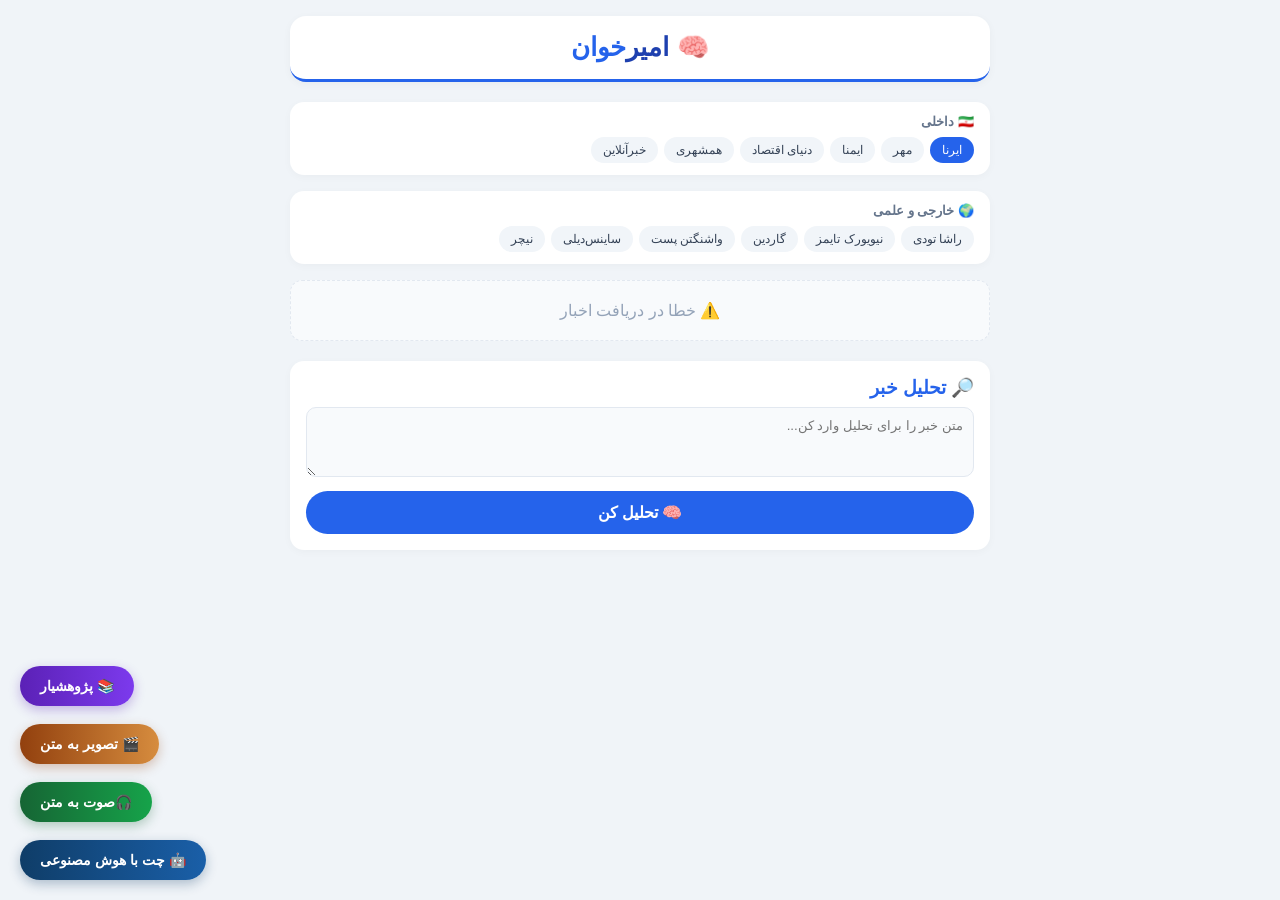
<file: index.html>
<!DOCTYPE html>
<html>
<head>
    <meta charset="UTF-8">
    <meta name="viewport" content="width=device-width, initial-scale=1.0">
    <title>امیرخوان - نسخه کامل</title>
    <style>
        * { margin:0; padding:0; box-sizing:border-box; }
        body {
            font-family: Tahoma, sans-serif;
            background: #f0f4f8;
            padding: 16px;
            direction: rtl;
            color: #1e293b;
        }
        .container { max-width: 700px; margin: 0 auto; }
        .header {
            background: #ffffff;
            padding: 16px 20px;
            border-radius: 16px;
            margin-bottom: 20px;
            text-align: center;
            box-shadow: 0 2px 8px rgba(0,0,0,0.04);
            border-bottom: 3px solid #2563eb;
        }
        .header h1 { font-size: 26px; color: #2563eb; }
        .header h1 span { color: #1e40af; }
        .category {
            background: #ffffff;
            border-radius: 14px;
            padding: 12px 16px;
            margin-bottom: 16px;
            box-shadow: 0 2px 8px rgba(0,0,0,0.03);
        }
        .category-title {
            font-size: 13px;
            color: #64748b;
            margin-bottom: 8px;
            font-weight: 600;
        }
        .tabs {
            display: flex;
            flex-wrap: wrap;
            gap: 6px;
        }
        .tabs button {
            padding: 6px 12px;
            border: none;
            border-radius: 30px;
            background: #f1f5f9;
            color: #334155;
            font-size: 12px;
            cursor: pointer;
            transition: 0.2s;
        }
        .tabs button:hover { background: #e2e8f0; }
        .tabs button.active {
            background: #2563eb;
            color: #fff;
        }
        .news-list {
            display: flex;
            flex-direction: column;
            gap: 10px;
        }
        .news-card {
            background: #ffffff;
            border-radius: 14px;
            padding: 14px 16px;
            box-shadow: 0 2px 8px rgba(0,0,0,0.04);
            border-right: 4px solid #2563eb;
            transition: 0.2s;
            cursor: pointer;
        }
        .news-card:hover {
            box-shadow: 0 4px 16px rgba(37,99,235,0.08);
        }
        .news-card .title {
            font-size: 15px;
            font-weight: 600;
            color: #0f172a;
            margin-bottom: 4px;
        }
        .news-card .meta {
            display: flex;
            flex-wrap: wrap;
            gap: 10px;
            font-size: 12px;
            color: #64748b;
            margin: 6px 0 4px;
        }
        .news-card .snippet {
            font-size: 13px;
            color: #475569;
            line-height: 1.6;
            margin-top: 2px;
        }
        .news-card .summary-box {
            display: none;
            margin-top: 12px;
            padding: 12px;
            background: #f8fafc;
            border-radius: 10px;
            border-right: 3px solid #2563eb;
            font-size: 13px;
            line-height: 1.8;
            color: #1e293b;
        }
        .news-card .summary-box.show {
            display: block;
            animation: fadeIn 0.3s ease;
        }
        @keyframes fadeIn {
            0% { opacity: 0; transform: translateY(6px); }
            100% { opacity: 1; transform: translateY(0); }
        }
        .news-card .summary-box .summary-title {
            font-weight: 600;
            color: #2563eb;
            margin-bottom: 4px;
        }
        .news-card .summary-box .read-more {
            display: inline-block;
            margin-top: 8px;
            color: #2563eb;
            text-decoration: none;
            font-weight: 500;
            font-size: 13px;
        }
        .news-card .summary-box .read-more:hover {
            text-decoration: underline;
        }
        .news-card .summary-box .translate-link {
            display: inline-block;
            margin-top: 6px;
            color: #16a34a;
            text-decoration: none;
            font-weight: 500;
            font-size: 13px;
            background: #f0fdf4;
            padding: 4px 12px;
            border-radius: 30px;
            border: 1px solid #bbf7d0;
        }
        .news-card .summary-box .translate-link:hover {
            background: #dcfce7;
        }
        .share-buttons {
            display: flex;
            flex-wrap: wrap;
            gap: 6px;
            margin-top: 8px;
            padding-top: 8px;
            border-top: 1px solid #e2e8f0;
        }
        .share-buttons .share-label {
            font-size: 11px;
            color: #94a3b8;
            margin-left: 8px;
            align-self: center;
        }
        .share-buttons a {
            display: inline-block;
            padding: 4px 10px;
            border-radius: 30px;
            text-decoration: none;
            font-size: 11px;
            font-weight: 500;
            color: #fff;
            transition: 0.2s;
        }
        .share-buttons a:hover {
            transform: scale(1.02);
        }
        .share-telegram { background: #0088cc; }
        .share-whatsapp { background: #25d366; }
        .share-twitter { background: #1da1f2; }
        .share-ita { background: #2e7d32; }
        .share-bale { background: #f9a825; color: #1e293b; }
        .loading {
            text-align: center;
            color: #94a3b8;
            padding: 30px 0;
        }
        .analysis-box {
            background: #ffffff;
            border-radius: 14px;
            padding: 16px;
            margin-top: 20px;
            box-shadow: 0 2px 8px rgba(0,0,0,0.03);
        }
        .analysis-box h3 { color: #2563eb; margin-bottom: 8px; }
        .analysis-box textarea {
            width: 100%;
            height: 70px;
            border: 1px solid #e2e8f0;
            border-radius: 10px;
            padding: 10px;
            background: #f8fafc;
            color: #0f172a;
            font-family: Tahoma, sans-serif;
            resize: vertical;
        }
        .analysis-box textarea:focus {
            outline: none;
            border-color: #2563eb;
            box-shadow: 0 0 0 3px rgba(37,99,235,0.1);
        }
        .analysis-box button {
            width: 100%;
            padding: 12px;
            margin-top: 10px;
            border: none;
            border-radius: 30px;
            background: #2563eb;
            color: #fff;
            font-size: 16px;
            font-weight: 600;
            cursor: pointer;
            transition: 0.2s;
        }
        .analysis-box button:hover { background: #1d4ed8; }
        #result {
            margin-top: 12px;
            padding: 12px;
            background: #f8fafc;
            border-radius: 10px;
            display: none;
            font-size: 13px;
            line-height: 1.8;
            color: #1e293b;
            border: 1px solid #e2e8f0;
        }
        #result .label { color: #2563eb; font-weight: 600; }
        .sentiment-positive { color: #16a34a; }
        .sentiment-negative { color: #dc2626; }
        .sentiment-neutral { color: #eab308; }
        .no-news {
            text-align: center;
            color: #94a3b8;
            padding: 20px;
            background: #f8fafc;
            border-radius: 12px;
            border: 1px dashed #e2e8f0;
        }
    </style>
</head>
<body>

<div class="container">
    <div class="header">
        <h1>🧠 <span>امیر</span>خوان</h1>
    </div>

    <div class="category">
        <div class="category-title">🇮🇷 داخلی</div>
        <div class="tabs" id="internalTabs">
            <button class="active" data-url="https://www.irna.ir/rss" data-lang="fa">ایرنا</button>
            <button data-url="https://www.mehrnews.com/rss" data-lang="fa">مهر</button>
            <button data-url="https://www.imna.ir/rss" data-lang="fa">ایمنا</button>
            <button data-url="https://www.donya-e-eqtesad.com/rss" data-lang="fa">دنیای اقتصاد</button>
            <button data-url="https://www.hamshahrionline.ir/rss" data-lang="fa">همشهری</button>
            <button data-url="https://www.khabaronline.ir/rss" data-lang="fa">خبرآنلاین</button>
        </div>
    </div>

    <div class="category">
        <div class="category-title">🌍 خارجی و علمی</div>
        <div class="tabs" id="externalScienceTabs">
            <button data-url="https://www.rt.com/rss" data-lang="en">راشا تودی</button>
            <button data-url="https://rss.nytimes.com/services/xml/rss/nyt/HomePage.xml" data-lang="en">نیویورک تایمز</button>
            <button data-url="https://www.theguardian.com/world/rss" data-lang="en">گاردین</button>
            <button data-url="https://feeds.washingtonpost.com/rss/world" data-lang="en">واشنگتن پست</button>
            <button data-url="https://www.sciencedaily.com/rss/all.xml" data-lang="en">ساینس‌دیلی</button>
            <button data-url="https://www.nature.com/nature.rss" data-lang="en">نیچر</button>
        </div>
    </div>

    <div class="news-list" id="newsList">
        <div class="loading">⏳ انتخاب کنید...</div>
    </div>

    <div class="analysis-box">
        <h3>🔎 تحلیل خبر</h3>
        <textarea id="newsText" placeholder="متن خبر را برای تحلیل وارد کن..."></textarea>
        <button id="analyzeBtn">🧠 تحلیل کن</button>
        <div id="result"></div>
    </div>
</div>

<script>
// ================================
//  تحلیل خبر
// ================================
function analyzeNews(text) {
    const words = text.split(/\s+/);
    const wordCount = words.length;
    const sentences = text.match(/[^.!?]+[.!?]+/g) || [text];
    const sentenceCount = sentences.length;

    let positiveWords = ['خوب','عالی','بهبود','افزایش','پیروزی','موفق','امید','رشد','افتخار','قوی'];
    let negativeWords = ['بد','وحشت','کاهش','شکست','خطر','بحران','مرگ','آسیب','تحریم','جنگ','تورم'];
    let positiveCount=0, negativeCount=0;
    words.forEach(w => {
        if(positiveWords.some(p => w.includes(p))) positiveCount++;
        if(negativeWords.some(n => w.includes(n))) negativeCount++;
    });
    let sentiment='خنثی', sentimentEmoji='😐';
    if(positiveCount > negativeCount+2){ sentiment='مثبت'; sentimentEmoji='😊'; }
    else if(negativeCount > positiveCount+2){ sentiment='منفی'; sentimentEmoji='😞'; }

    let topics=[];
    if(text.includes('دولت')||text.includes('سیاست')||text.includes('رئیس‌جمهور')) topics.push('سیاسی');
    if(text.includes('دلار')||text.includes('قیمت')||text.includes('بازار')||text.includes('اقتصاد')) topics.push('اقتصادی');
    if(text.includes('فوتبال')||text.includes('ورزش')) topics.push('ورزشی');
    if(text.includes('فناوری')||text.includes('رایانه')||text.includes('هوش مصنوعی')) topics.push('فناوری');
    if(text.includes('سلامت')||text.includes('درمان')||text.includes('بیمارستان')) topics.push('سلامت');
    if(topics.length===0) topics.push('عمومی');

    const wordFreq={};
    words.forEach(w=>{ if(w.length>3) wordFreq[w]=(wordFreq[w]||0)+1; });
    const sortedWords=Object.entries(wordFreq).sort((a,b)=>b[1]-a[1]);
    const keywords=sortedWords.slice(0,5).map(item=>item[0]);

    const summary=words.slice(0,50).join(' ')+(words.length>50?'...':'');

    let credibilityScore=5;
    if(sentenceCount>3) credibilityScore+=1;
    if(wordCount>50) credibilityScore+=1;
    if(text.includes('منبع')||text.includes('گزارش')) credibilityScore+=1;
    if(text.includes('ادعا')||text.includes('شایعه')) credibilityScore-=2;
    credibilityScore=Math.min(10,Math.max(0,credibilityScore));

    return { wordCount, sentenceCount, sentiment, sentimentEmoji, topics, keywords, summary, credibilityScore };
}

function displayAnalysis(result) {
    const div = document.getElementById('result');
    const sentimentClass = result.sentiment==='مثبت'?'sentiment-positive':result.sentiment==='منفی'?'sentiment-negative':'sentiment-neutral';
    div.innerHTML = `
        <div><span class="label">📊 کلمات:</span> ${result.wordCount}</div>
        <div><span class="label">📝 جملات:</span> ${result.sentenceCount}</div>
        <div><span class="label">😊 احساسات:</span> <span class="${sentimentClass}">${result.sentimentEmoji} ${result.sentiment}</span></div>
        <div><span class="label">🏷️ موضوعات:</span> ${result.topics.join('، ')}</div>
        <div><span class="label">🔑 کلمات کلیدی:</span> ${result.keywords.join('، ')}</div>
        <div><span class="label">📌 خلاصه:</span> ${result.summary}</div>
        <div><span class="label">✅ اعتبار:</span> ${result.credibilityScore}/10</div>
    `;
    div.style.display='block';
}

// ================================
//  دریافت اخبار
// ================================
async function fetchNews(rssUrl, fromLang) {
    const container = document.getElementById('newsList');
    container.innerHTML = '<div class="loading">⏳ در حال بارگذاری...</div>';
    try {
        const apiUrl = `https://api.rss2json.com/v1/api.json?rss_url=${encodeURIComponent(rssUrl)}`;
        const response = await fetch(apiUrl);
        const data = await response.json();

        if (!data.items || data.items.length === 0) {
            container.innerHTML = '<div class="no-news">📭 خبری برای نمایش وجود ندارد.</div>';
            return;
        }

        const isForeign = fromLang !== 'fa';
        const items = data.items.slice(0, 10);
        let html = '';

        for (const item of items) {
            const link = item.link || '#';
            const title = item.title || 'بدون عنوان';
            
            let summary = '';
            if (item.description) {
                summary = item.description.replace(/<[^>]*>/g, '').trim();
            } else if (item.content) {
                summary = item.content.replace(/<[^>]*>/g, '').trim();
            } else if (item.title) {
                summary = item.title;
            }
            if (!summary || summary.length < 5) summary = title;
            
            const shortSummary = summary.length > 120 ? summary.substring(0, 120) + '...' : summary;

            let timeAgo = '';
            if (item.pubDate) {
                try {
                    const date = new Date(item.pubDate);
                    const now = new Date();
                    const diffMs = now - date;
                    const diffMins = Math.floor(diffMs / 60000);
                    const diffHours = Math.floor(diffMins / 60);
                    const diffDays = Math.floor(diffHours / 24);
                    if (diffDays > 0) timeAgo = `${diffDays} روز پیش`;
                    else if (diffHours > 0) timeAgo = `${diffHours} ساعت پیش`;
                    else if (diffMins > 0) timeAgo = `${diffMins} دقیقه پیش`;
                    else timeAgo = 'لحظاتی پیش';
                } catch { timeAgo = ''; }
            }

            const shareText = encodeURIComponent(title);
            const shareUrl = encodeURIComponent(link);
            const telegramLink = `https://t.me/share/url?url=${shareUrl}&text=${shareText}`;
            const whatsappLink = `https://api.whatsapp.com/send?text=${shareText}%20${shareUrl}`;
            const twitterLink = `https://twitter.com/intent/tweet?text=${shareText}&url=${shareUrl}`;
            const itaLink = `https://ita.ir/#!/share?url=${shareUrl}&text=${shareText}`;
            const baleLink = `https://bale.ai/#!/share?url=${shareUrl}&text=${shareText}`;

            html += `
                <div class="news-card" data-link="${link}">
                    <div class="title">📰 ${title}</div>
                    <div class="meta">🕒 ${timeAgo || 'تاریخ نامشخص'}</div>
                    <div class="snippet">${shortSummary}</div>
                    <div class="summary-box">
                        <div class="summary-title">📌 خلاصه خبر</div>
                        <div>${summary}</div>
                        ${isForeign ? `
                            <div style="margin-top:8px;">
                                <a href="https://translate.google.com/translate?sl=en&tl=fa&u=${encodeURIComponent(link)}" target="_blank" class="translate-link">🌐 ترجمه با گوگل</a>
                            </div>
                        ` : ''}
                        <a href="${link}" target="_blank" class="read-more">🔗 مطالعه کامل خبر در منبع</a>
                        <div class="share-buttons">
                            <span class="share-label">📤 اشتراک‌گذاری:</span>
                            <a href="${telegramLink}" target="_blank" class="share-telegram">📨</a>
                            <a href="${whatsappLink}" target="_blank" class="share-whatsapp">💬</a>
                            <a href="${twitterLink}" target="_blank" class="share-twitter">🐦</a>
                            <a href="${itaLink}" target="_blank" class="share-ita">🟢</a>
                            <a href="${baleLink}" target="_blank" class="share-bale">🟡</a>
                        </div>
                    </div>
                </div>
            `;
        }

        container.innerHTML = html;

        document.querySelectorAll('.news-card').forEach(card => {
            card.addEventListener('click', function(e) {
                if (e.target.tagName === 'A') return;
                const summaryBox = this.querySelector('.summary-box');
                const isOpen = summaryBox.classList.contains('show');
                document.querySelectorAll('.news-card .summary-box').forEach(el => el.classList.remove('show'));
                if (!isOpen) {
                    summaryBox.classList.add('show');
                    setTimeout(() => {
                        this.scrollIntoView({ behavior: 'smooth', block: 'center' });
                    }, 100);
                }
            });
        });

    } catch (error) {
        container.innerHTML = '<div class="no-news">⚠️ خطا در دریافت اخبار</div>';
        console.error(error);
    }
}

// ================================
//  دکمه‌ها
// ================================
function setupTabs(selector) {
    document.querySelectorAll(selector).forEach(btn => {
        btn.addEventListener('click', function() {
            const parent = this.closest('.tabs');
            parent.querySelectorAll('button').forEach(b => b.classList.remove('active'));
            this.classList.add('active');
            const url = this.dataset.url;
            const lang = this.dataset.lang || 'fa';
            fetchNews(url, lang);
        });
    });
}
setupTabs('#internalTabs button');
setupTabs('#externalScienceTabs button');

document.getElementById('analyzeBtn').addEventListener('click', function() {
    const text = document.getElementById('newsText').value.trim();
    if (!text) { alert('⚠️ لطفاً یک متن وارد کن.'); return; }
    displayAnalysis(analyzeNews(text));
});

// بارگذاری اولیه (ایرنا)
fetchNews('https://www.irna.ir/rss', 'fa');
</script>
<a href="https://amir-khan-ai-1uf7.vercel.app/" style="position:fixed;bottom:20px;left:20px;background:linear-gradient(90deg,#0f3d68,#1a5fa8);color:white;padding:12px 20px;border-radius:30px;text-decoration:none;font-family:Tahoma,sans-serif;font-size:14px;font-weight:bold;box-shadow:0 4px 12px rgba(15,61,104,.3);z-index:9999;display:flex;align-items:center;gap:6px;">
  🤖 چت با هوش مصنوعی
</a>
<a href="https://amirkhan-newsroom.vercel.app/" style="position:fixed;bottom:78px;left:20px;background:linear-gradient(90deg,#166534,#16a34a);color:white;padding:12px 20px;border-radius:30px;text-decoration:none;font-family:Tahoma,sans-serif;font-size:14px;font-weight:bold;box-shadow:0 4px 12px rgba(22,101,52,.3);z-index:9999;display:flex;align-items:center;gap:6px;">
 🎧صوت به متن
</a>
<a href="https://amirkhan-newsroom.vercel.app/video-to-text.html" style="position:fixed;bottom:136px;left:20px;background:linear-gradient(90deg,#92400e,#d68c3e);color:white;padding:12px 20px;border-radius:30px;text-decoration:none;font-family:Tahoma,sans-serif;font-size:14px;font-weight:bold;box-shadow:0 4px 12px rgba(146,64,14,.3);z-index:9999;display:flex;align-items:center;gap:6px;">
🎬 تصویر به متن
    <a href="https://amirkhan-research.vercel.app/" style="position:fixed;bottom:194px;left:20px;background:linear-gradient(90deg,#5b21b6,#7c3aed);color:white;padding:12px 20px;border-radius:30px;text-decoration:none;font-family:Tahoma,sans-serif;font-size:14px;font-weight:bold;box-shadow:0 4px 12px rgba(91,33,182,.3);z-index:9999;display:flex;align-items:center;gap:6px;">
  📚 پژوهشیار
</a>
</a>
</body>
</html>
</file>
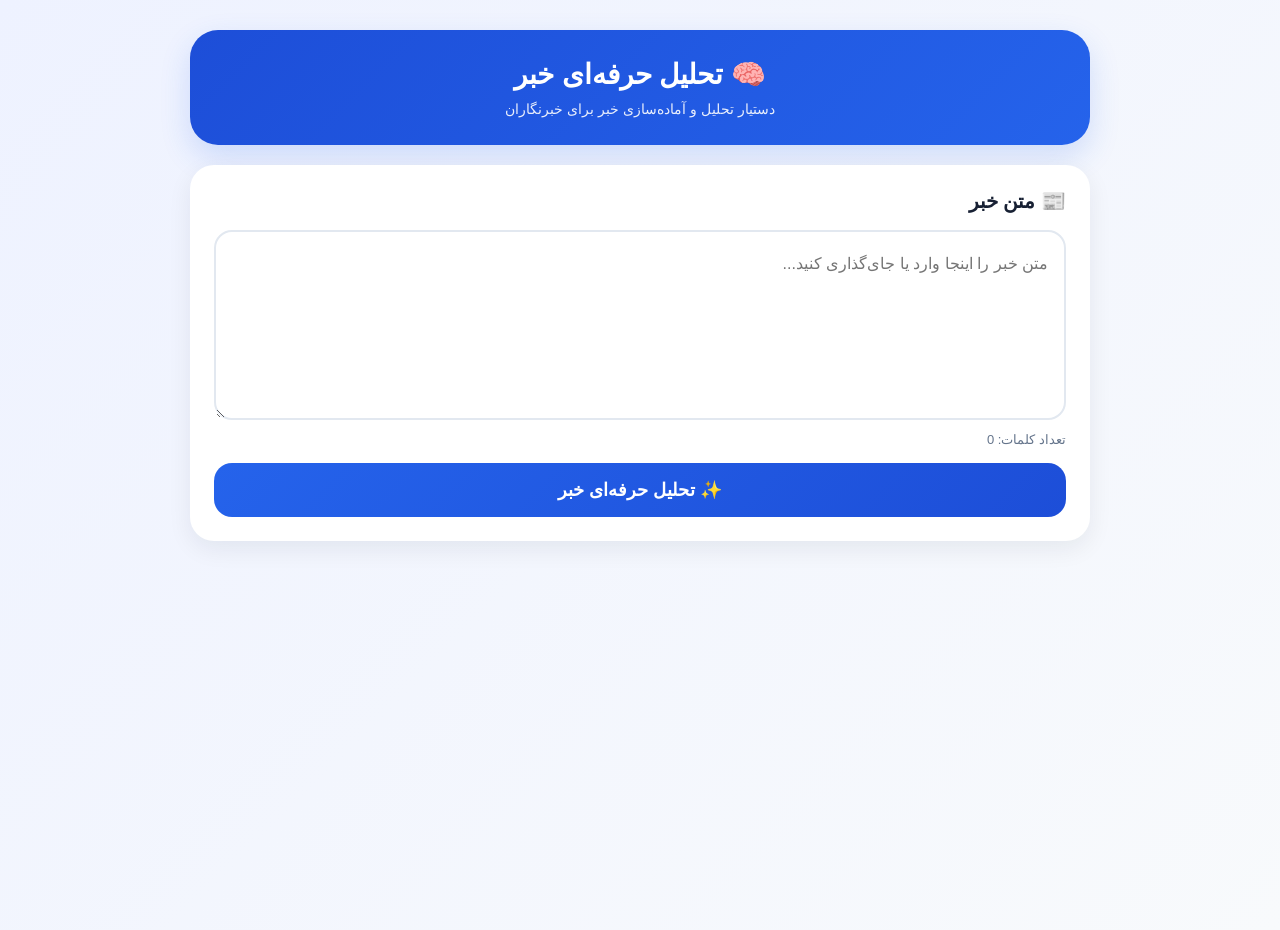
<file: analyzer.html>
<!DOCTYPE html><html lang="fa" dir="rtl">
<head>
    <meta charset="UTF-8">
    <meta name="viewport" content="width=device-width, initial-scale=1.0">
    <title>تحلیل حرفه‌ای خبر | امیرخوان</title><style>
    * {
        box-sizing: border-box;
    }

    body {
        margin: 0;
        font-family: Tahoma, Arial, sans-serif;
        background: linear-gradient(135deg, #eef2ff, #f8fafc);
        color: #172033;
        min-height: 100vh;
    }

    .container {
        width: 94%;
        max-width: 900px;
        margin: 30px auto;
    }

    .header {
        background: linear-gradient(135deg, #1d4ed8, #2563eb);
        color: white;
        padding: 28px;
        border-radius: 28px;
        text-align: center;
        box-shadow: 0 12px 30px rgba(37, 99, 235, .18);
        margin-bottom: 20px;
    }

    .header h1 {
        margin: 0 0 10px;
        font-size: 28px;
    }

    .header p {
        margin: 0;
        opacity: .9;
        font-size: 14px;
    }

    .card {
        background: white;
        border-radius: 24px;
        padding: 24px;
        margin-bottom: 18px;
        box-shadow: 0 8px 25px rgba(15, 23, 42, .07);
    }

    .card h2 {
        margin-top: 0;
        font-size: 20px;
    }

    textarea {
        width: 100%;
        min-height: 190px;
        resize: vertical;
        border: 2px solid #e2e8f0;
        border-radius: 18px;
        padding: 16px;
        font-size: 16px;
        line-height: 2;
        font-family: inherit;
        outline: none;
        transition: .2s;
    }

    textarea:focus {
        border-color: #3b82f6;
        box-shadow: 0 0 0 4px rgba(59,130,246,.1);
    }

    .counter {
        color: #64748b;
        font-size: 13px;
        margin-top: 8px;
    }

    .main-btn {
        width: 100%;
        margin-top: 16px;
        border: none;
        border-radius: 18px;
        padding: 16px;
        background: linear-gradient(135deg, #2563eb, #1d4ed8);
        color: white;
        font-size: 18px;
        font-weight: bold;
        cursor: pointer;
        transition: .2s;
    }

    .main-btn:hover {
        transform: translateY(-1px);
    }

    .main-btn:active {
        transform: translateY(1px);
    }

    #result {
        display: none;
    }

    .section {
        border: 1px solid #e2e8f0;
        border-radius: 18px;
        padding: 18px;
        margin-bottom: 14px;
        background: #f8fafc;
    }

    .section h3 {
        margin-top: 0;
        font-size: 17px;
        color: #1e40af;
    }

    .section p {
        line-height: 2;
        margin-bottom: 0;
    }

    .grid {
        display: grid;
        grid-template-columns: repeat(2, 1fr);
        gap: 12px;
    }

    .item {
        background: white;
        border-radius: 15px;
        padding: 14px;
        border: 1px solid #e2e8f0;
    }

    .item strong {
        display: block;
        margin-bottom: 6px;
        color: #334155;
    }

    .badge {
        display: inline-block;
        padding: 6px 12px;
        border-radius: 30px;
        background: #dbeafe;
        color: #1d4ed8;
        font-size: 13px;
        margin: 3px;
    }

    .important {
        border-right: 5px solid #2563eb;
    }

    .warning {
        border-right: 5px solid #f59e0b;
    }

    .actions {
        display: grid;
        grid-template-columns: repeat(2, 1fr);
        gap: 10px;
        margin-top: 18px;
    }

    .action-btn {
        border: none;
        border-radius: 15px;
        padding: 13px;
        background: #e0e7ff;
        color: #1e3a8a;
        font-family: inherit;
        font-weight: bold;
        cursor: pointer;
    }

    .action-btn:hover {
        background: #c7d2fe;
    }

    .empty {
        color: #64748b;
        line-height: 2;
    }

    @media (max-width: 600px) {
        .container {
            width: 95%;
            margin: 15px auto;
        }

        .header {
            padding: 22px 16px;
            border-radius: 22px;
        }

        .header h1 {
            font-size: 23px;
        }

        .card {
            padding: 17px;
            border-radius: 20px;
        }

        .grid,
        .actions {
            grid-template-columns: 1fr;
        }
    }
</style>

</head><body><div class="container"><div class="header">
    <h1>🧠 تحلیل حرفه‌ای خبر</h1>
    <p>دستیار تحلیل و آماده‌سازی خبر برای خبرنگاران</p>
</div>

<div class="card">
    <h2>📰 متن خبر</h2>

    <textarea id="newsText"
        placeholder="متن خبر را اینجا وارد یا جای‌گذاری کنید..."></textarea>

    <div class="counter">
        تعداد کلمات: <span id="wordCount">0</span>
    </div>

    <button class="main-btn" id="analyzeBtn">
        ✨ تحلیل حرفه‌ای خبر
    </button>
</div>

<div id="result">

    <div class="card">
        <div class="section important">
            <h3>📌 خلاصه خبر</h3>
            <p id="summary"></p>
        </div>

        <div class="section">
            <h3>🧩 ۵W1H</h3>

            <div class="grid">
                <div class="item">
                    <strong>👤 چه کسی؟</strong>
                    <span id="who"></span>
                </div>

                <div class="item">
                    <strong>📌 چه چیزی؟</strong>
                    <span id="what"></span>
                </div>

                <div class="item">
                    <strong>📍 کجا؟</strong>
                    <span id="where"></span>
                </div>

                <div class="item">
                    <strong>⏰ چه زمانی؟</strong>
                    <span id="when"></span>
                </div>

                <div class="item">
                    <strong>❓ چرا؟</strong>
                    <span id="why"></span>
                </div>

                <div class="item">
                    <strong>⚙️ چگونه؟</strong>
                    <span id="how"></span>
                </div>
            </div>
        </div>

        <div class="section">
            <h3>🏷️ موضوع خبر</h3>
            <div id="topics"></div>
        </div>

        <div class="section">
            <h3>📊 اهمیت خبر</h3>
            <p id="importance"></p>
        </div>

        <div class="section">
            <h3>👥 افراد و سازمان‌های مهم</h3>
            <p id="entities"></p>
        </div>

        <div class="section">
            <h3>🔢 آمار و اعداد</h3>
            <p id="numbers"></p>
        </div>

        <div class="section warning">
            <h3>⚠️ مواردی که خبرنگار باید بررسی کند</h3>
            <p id="claims"></p>
        </div>

        <div class="section">
            <h3>📰 تیترهای پیشنهادی</h3>
            <div id="titles"></div>
        </div>

        <div class="section important">
            <h3>✍️ لید پیشنهادی</h3>
            <p id="lead"></p>
        </div>

        <div class="section">
            <h3>🔍 کلیدواژه‌های SEO</h3>
            <div id="keywords"></div>
        </div>

        <div class="section">
            <h3>💡 زاویه‌های پیشنهادی برای خبرنگار</h3>
            <div id="angles"></div>
        </div>

        <div class="section">
            <h3>🎤 سؤالات پیشنهادی برای مصاحبه</h3>
            <div id="questions"></div>
        </div>

        <div class="actions">
            <button class="action-btn" onclick="copyAnalysis()">
                📋 کپی تحلیل
            </button>

            <button class="action-btn" onclick="window.print()">
                🖨️ چاپ / ذخیره
            </button>

            <button class="action-btn" onclick="alert('این قابلیت در مرحله بعد فعال می‌شود.')">
                ✍️ تبدیل به گزارش
            </button>

            <button class="action-btn" onclick="alert('این قابلیت در مرحله بعد فعال می‌شود.')">
                📱 شبکه‌های اجتماعی
            </button>
        </div>

    </div>
</div>

</div><script>

const newsText = document.getElementById("newsText");
const wordCount = document.getElementById("wordCount");
const result = document.getElementById("result");

newsText.addEventListener("input", function () {

    const text = newsText.value.trim();

    if (!text) {
        wordCount.textContent = "0";
        return;
    }

    const words = text.split(/\s+/);
    wordCount.textContent = words.length;
});

document.getElementById("analyzeBtn").addEventListener("click", function () {

    const text = newsText.value.trim();

    if (!text) {
        alert("⚠️ لطفاً ابتدا متن خبر را وارد کنید.");
        return;
    }

    const words = text.split(/\s+/);
    const count = words.length;

    const politicalWords = [
        "دولت", "مجلس", "رئیس جمهور", "رئیس‌جمهور",
        "وزیر", "سیاست", "انتخابات", "نماینده"
    ];

    const economicWords = [
        "دلار", "یورو", "اقتصاد", "قیمت",
        "بازار", "تورم", "ارز", "سرمایه"
    ];

    const scienceWords = [
        "علم", "دانشگاه", "پژوهش", "تحقیق",
        "فناوری", "هوش مصنوعی", "محقق", "دانشمند"
    ];

    const socialWords = [
        "جامعه", "اجتماعی", "شهروند", "مردم",
        "آموزش", "سلامت", "فرهنگ"
    ];

    let detectedTopics = [];

    if (containsAny(text, politicalWords))
        detectedTopics.push("سیاست");

    if (containsAny(text, economicWords))
        detectedTopics.push("اقتصاد");

    if (containsAny(text, scienceWords))
        detectedTopics.push("علم و فناوری");

    if (containsAny(text, socialWords))
        detectedTopics.push("جامعه");

    if (detectedTopics.length === 0)
        detectedTopics.push("عمومی");

    document.getElementById("summary").textContent =
        createSummary(text);

    document.getElementById("who").textContent =
        extractPerson(text);

    document.getElementById("what").textContent =
        createWhat(text);

    document.getElementById("where").textContent =
        extractPlace(text);

    document.getElementById("when").textContent =
        extractTime(text);

    document.getElementById("why").textContent =
        "نیازمند بررسی دقیق متن و منبع اصلی خبر است.";

    document.getElementById("how").textContent =
        "بر اساس اطلاعات موجود در متن خبر بررسی شود.";

    document.getElementById("topics").innerHTML =
        detectedTopics.map(x => `<span class="badge">${x}</span>`).join("");

    document.getElementById("importance").textContent =
        detectImportance(text, count);

    document.getElementById("entities").textContent =
        extractEntities(text);

    document.getElementById("numbers").textContent =
        extractNumbers(text);

    document.getElementById("claims").textContent =
        "نام افراد، آمار، ارقام، نقل‌قول‌ها و ادعاهای اصلی خبر باید با منبع اولیه یا منابع مستقل بررسی شوند.";

    document.getElementById("titles").innerHTML =
        createTitles(text);

    document.getElementById("lead").textContent =
        createLead(text);

    document.getElementById("keywords").innerHTML =
        createKeywords(text);

    document.getElementById("angles").innerHTML =
        createAngles(detectedTopics);

    document.getElementById("questions").innerHTML =
        createQuestions(detectedTopics);

    result.style.display = "block";

    result.scrollIntoView({
        behavior: "smooth"
    });
});

function containsAny(text, words) {
    return words.some(word => text.includes(word));
}

function createSummary(text) {

    const sentences = text
        .split(/[.!؟\n]+/)
        .map(x => x.trim())
        .filter(x => x.length > 15);

    if (sentences.length === 0)
        return text.slice(0, 300);

    return sentences.slice(0, 2).join("؛ ");
}

function createWhat(text) {

    const sentences = text
        .split(/[.!؟\n]+/)
        .map(x => x.trim())
        .filter(x => x.length > 15);

    return sentences.length
        ? sentences[0]
        : "رویداد اصلی از متن استخراج نشد.";
}

function extractPerson(text) {

    const patterns = [
        /(?:به گفته|به گزارش|اظهار کرد|گفت|اعلام کرد)\s+([^،.؟]+)/,
        /(?:آقای|خانم|دکتر|مهندس)\s+([^،.؟]+)/
    ];

    for (const pattern of patterns) {

        const match = text.match(pattern);

        if (match)
            return match[1].trim();
    }

    return "نام شخص مشخصی به‌صورت قطعی استخراج نشد.";
}

function extractPlace(text) {

    const places = [
        "تهران", "اصفهان", "شیراز", "مشهد",
        "تبریز", "قم", "کرج", "اهواز",
        "ایران", "آمریکا", "چین", "روسیه",
        "اروپا", "لندن", "پاریس", "نیویورک"
    ];

    const found = places.filter(place => text.includes(place));

    return found.length
        ? found.join("، ")
        : "مکان مشخصی شناسایی نشد.";
}

function extractTime(text) {

    const patterns = [
        /\d{4}\/\d{1,2}\/\d{1,2}/g,
        /\d{1,2}\s+(?:روز|ماه|سال)\s+(?:گذشته|آینده)/g,
        /امروز|دیروز|فردا|امسال|سال گذشته|سال آینده/g
    ];

    let results = [];

    patterns.forEach(pattern => {

        const matches = text.match(pattern);

        if (matches)
            results.push(...matches);
    });

    return results.length
        ? [...new Set(results)].join("، ")
        : "زمان دقیق از متن استخراج نشد.";
}

function extractNumbers(text) {

    const matches = text.match(
        /\d+(?:[.,]\d+)?(?:\s*(?:درصد|میلیون|میلیارد|هزار|کیلومتر|نفر|تومان|دلار|یورو))?/g
    );

    return matches && matches.length
        ? [...new Set(matches)].join("، ")
        : "عدد یا آمار مشخصی پیدا نشد.";
}

function extractEntities(text) {

    const organizations = [
        "دولت", "مجلس", "شهرداری",
        "دانشگاه", "وزارت", "سازمان",
        "بانک مرکزی", "سازمان ملل"
    ];

    const found = organizations.filter(x => text.includes(x));

    return found.length
        ? found.join("، ")
        : "سازمان مشخصی شناسایی نشد.";
}

function detectImportance(text, count) {

    const urgentWords = [
        "فوری", "بحران", "زلزله",
        "انفجار", "جنگ", "کشته",
        "فوت", "هشدار"
    ];

    if (containsAny(text, urgentWords))
        return "🔴 بسیار مهم / نیازمند بررسی فوری";

    if (count > 150)
        return "🟠 مهم؛ متن دارای اطلاعات نسبتاً گسترده است.";

    if (count > 70)
        return "🟡 مهم؛ نیازمند بررسی بیشتر.";

    return "🟢 عادی؛ برای انتشار به بررسی منبع و اطلاعات تکمیلی نیاز دارد.";
}

function createTitles(text) {

    const firstSentence = text
        .split(/[.!؟\n]+/)
        .map(x => x.trim())
        .filter(x => x.length > 15)[0] || text;

    return `
        <div class="item">📰 ${firstSentence.slice(0, 90)}</div>
        <br>
        <div class="item">🔎 جزئیات تازه درباره ${firstSentence.slice(0, 60)}</div>
        <br>
        <div class="item">📌 مهم‌ترین نکته در خبر: ${firstSentence.slice(0, 70)}</div>
    `;
}

function createLead(text) {

    const sentence = text
        .split(/[.!؟\n]+/)
        .map(x => x.trim())
        .filter(x => x.length > 20)[0];

    if (!sentence)
        return text.slice(0, 250);

    return sentence + "؛ جزئیات بیشتر این موضوع در ادامه بررسی می‌شود.";
}

function createKeywords(text) {

    const stopWords = [
        "این", "آن", "برای", "است", "شد",
        "شود", "که", "در", "به", "از",
        "با", "یک", "و", "را", "بر",
        "کرد", "کرده", "دارد"
    ];

    const words = text
        .replace(/[،؛,.!?؟:()"«»]/g, " ")
        .split(/\s+/)
        .filter(word => word.length > 3)
        .filter(word => !stopWords.includes(word));

    const frequency = {};

    words.forEach(word => {
        frequency[word] = (frequency[word] || 0) + 1;
    });

    const keywords = Object.entries(frequency)
        .sort((a,b) => b[1] - a[1])
        .slice(0, 8)
        .map(x => x[0]);

    return keywords.length
        ? keywords.map(x => `<span class="badge">${x}</span>`).join("")
        : "<span class='empty'>کلیدواژه‌ای پیدا نشد.</span>";
}

function createAngles(topics) {

    const angles = [
        "پیامدهای این خبر برای مردم چیست؟",
        "چه کسانی از این اتفاق تأثیر می‌پذیرند؟",
        "آیا آمار و ادعاهای مطرح‌شده قابل تأیید هستند؟"
    ];

    if (topics.includes("اقتصاد"))
        angles.push("تأثیر این موضوع بر قیمت‌ها، بازار و اقتصاد چیست؟");

    if (topics.includes("سیاست"))
        angles.push("واکنش جریان‌ها و مسئولان مختلف به این موضوع چیست؟");

    if (topics.includes("علم و فناوری"))
        angles.push("این اتفاق چه تأثیری بر آینده علم و فناوری دارد؟");

    return angles
        .map(x => `<div class="item">💡 ${x}</div><br>`)
        .join("");
}

function createQuestions(topics) {

    const questions = [
        "منبع اصلی این ادعا چیست؟",
        "آیا آمار ارائه‌شده منبع رسمی دارد؟",
        "چه اطلاعاتی هنوز درباره این موضوع منتشر نشده است؟",
        "مهم‌ترین پیامد این اتفاق چیست؟",
        "نظر کارشناسان مستقل درباره این موضوع چیست؟"
    ];

    if (topics.includes("اقتصاد"))
        questions.push("این موضوع چه تأثیری بر اقتصاد و قیمت‌ها خواهد داشت؟");

    if (topics.includes("سیاست"))
        questions.push("موضع رسمی طرف‌های مختلف درباره این موضوع چیست؟");

    return questions
        .map((x,i) => `<div class="item">${i + 1}. ${x}</div><br>`)
        .join("");
}

function copyAnalysis() {

    const resultText = document.getElementById("result").innerText;

    navigator.clipboard.writeText(resultText)
        .then(() => alert("✅ تحلیل با موفقیت کپی شد."))
        .catch(() => alert("⚠️ کپی خودکار انجام نشد."));
}

</script></body>
</html>
</file>
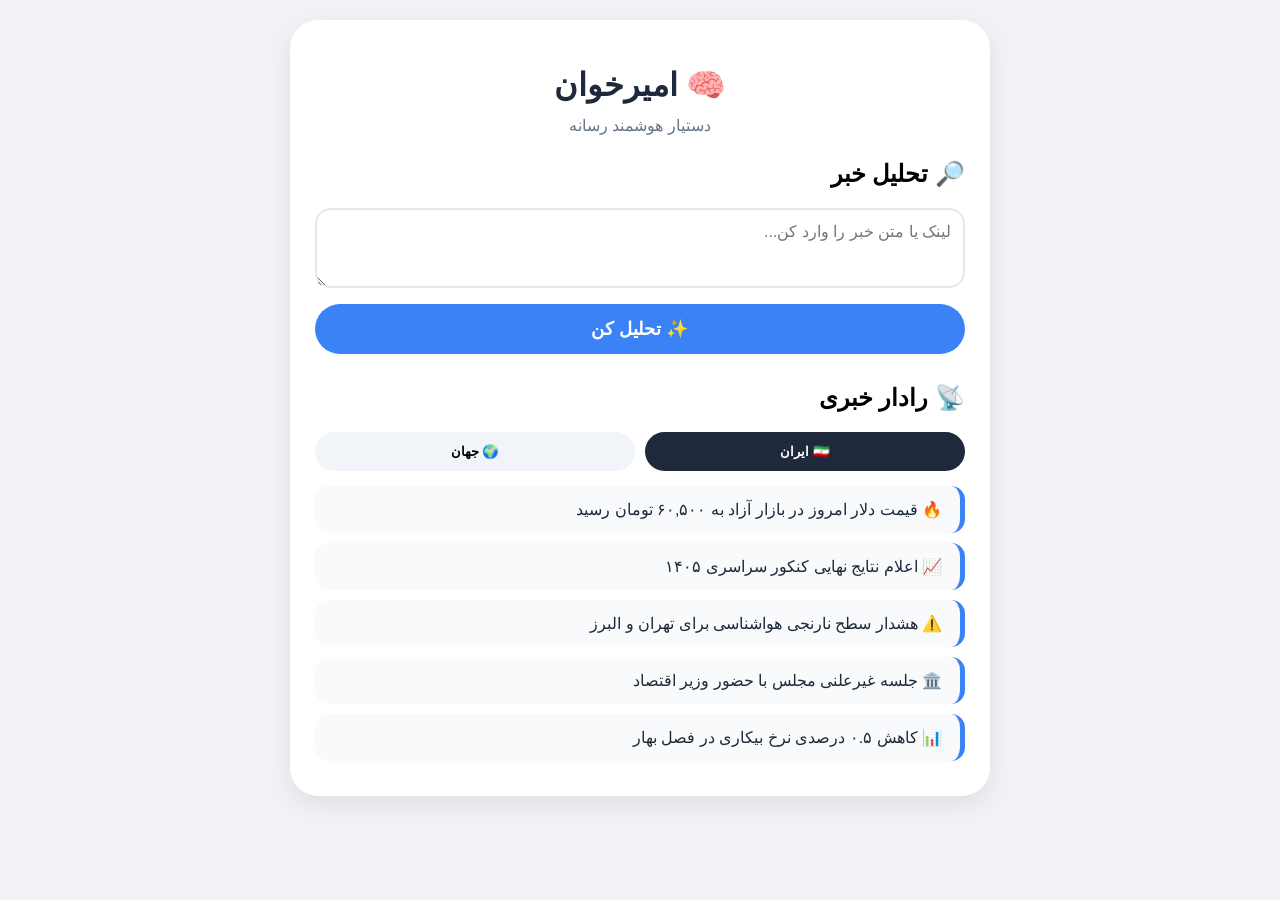
<file: home.html>
<!DOCTYPE html>
<html lang="fa" dir="rtl">
<head>
    <meta charset="UTF-8">
    <meta name="viewport" content="width=device-width, initial-scale=1.0">
    <title>امیرخوان - خانه</title>
    <style>
        * { box-sizing: border-box; }
        body {
            font-family: 'Tahoma', sans-serif;
            background: #f0f2f5;
            margin: 0;
            padding: 20px;
            direction: rtl;
        }
        .container {
            max-width: 700px;
            margin: 0 auto;
            background: #ffffff;
            border-radius: 28px;
            padding: 25px;
            box-shadow: 0 8px 24px rgba(0,0,0,0.08);
        }
        h1 {
            color: #1e293b;
            text-align: center;
        }
        .subtitle {
            text-align: center;
            color: #64748b;
            margin-top: -10px;
            margin-bottom: 25px;
        }
        textarea {
            width: 100%;
            height: 80px;
            border: 2px solid #e2e8f0;
            border-radius: 16px;
            padding: 12px;
            font-family: inherit;
            font-size: 16px;
            resize: vertical;
        }
        .btn-primary {
            width: 100%;
            padding: 14px;
            background: #3b82f6;
            color: white;
            border: none;
            border-radius: 30px;
            font-size: 18px;
            font-weight: bold;
            cursor: pointer;
            margin-top: 12px;
            transition: 0.2s;
        }
        .btn-primary:hover {
            background: #2563eb;
        }
        #result {
            background: #f8fafc;
            padding: 15px;
            border-radius: 16px;
            margin-top: 15px;
            display: none;
            white-space: pre-wrap;
        }
        .tabs {
            display: flex;
            gap: 10px;
            margin: 15px 0;
        }
        .tabs button {
            flex: 1;
            padding: 12px;
            border: none;
            border-radius: 30px;
            background: #f1f5f9;
            font-weight: bold;
            cursor: pointer;
            transition: 0.2s;
        }
        .tabs button.active {
            background: #1e293b;
            color: white;
        }
        .news-item {
            background: #f8fafc;
            padding: 14px 18px;
            margin-bottom: 10px;
            border-radius: 14px;
            border-right: 5px solid #3b82f6;
            color: #1e293b;
        }
        .alert {
            background: #fee2e2;
            border-right-color: #ef4444;
        }
    </style>
</head>
<body>
    <div class="container">
        <h1>🧠 امیرخوان</h1>
        <p class="subtitle">دستیار هوشمند رسانه</p>

        <!-- بخش تحلیل -->
        <h2>🔎 تحلیل خبر</h2>
        <textarea id="newsText" placeholder="لینک یا متن خبر را وارد کن..."></textarea>
        <button class="btn-primary" id="analyzeBtn">✨ تحلیل کن</button>
        <div id="result"></div>

        <!-- بخش رادار -->
        <h2 style="margin-top: 30px;">📡 رادار خبری</h2>
        <div class="tabs">
            <button class="active" data-category="iran">🇮🇷 ایران</button>
            <button data-category="world">🌍 جهان</button>
        </div>
        <div id="newsList">
            <!-- اخبار توسط جاوااسکریپت پر می‌شود -->
        </div>
    </div>

    <script>
        // ========================================
        //  پایگاه داده‌ی اخبار
        // ========================================
        const newsData = {
            iran: [
                '🔥 قیمت دلار امروز در بازار آزاد به ۶۰,۵۰۰ تومان رسید',
                '📈 اعلام نتایج نهایی کنکور سراسری ۱۴۰۵',
                '⚠️ هشدار سطح نارنجی هواشناسی برای تهران و البرز',
                '🏛️ جلسه غیرعلنی مجلس با حضور وزیر اقتصاد',
                '📊 کاهش ۰.۵ درصدی نرخ بیکاری در فصل بهار'
            ],
            world: [
                '🌍 تشدید تنش‌ها در مرزهای اوکراین و روسیه',
                '📈 سقوط آزاد قیمت نفت در بازارهای جهانی',
                '⚠️ هشدار قرمز سازمان بهداشت درباره موج جدید کرونا',
                '🏛️ پیروزی حزب چپ در انتخابات فرانسه',
                '📊 افزایش ۲.۱ درصدی تولید ناخالص داخلی چین'
            ]
        };

        // ========================================
        //  نمایش اخبار
        // ========================================
        function renderNews(category) {
            const list = document.getElementById('newsList');
            const items = newsData[category] || ['📭 خبری برای نمایش وجود ندارد.'];
            list.innerHTML = items.map(text => `<div class="news-item">${text}</div>`).join('');
        }

        // ========================================
        //  رویدادهای دکمه‌های زبانه
        // ========================================
        document.querySelectorAll('.tabs button').forEach(btn => {
            btn.addEventListener('click', function() {
                // تغییر کلاس active
                document.querySelectorAll('.tabs button').forEach(b => b.classList.remove('active'));
                this.classList.add('active');
                // نمایش اخبار مربوطه
                const category = this.dataset.category;
                renderNews(category);
            });
        });

        // ========================================
        //  رویداد دکمه‌ی تحلیل
        // ========================================
        document.getElementById('analyzeBtn').addEventListener('click', function() {
            const text = document.getElementById('newsText').value.trim();
            const resultDiv = document.getElementById('result');

            if (text === '') {
                alert('⚠️ لطفاً یک متن یا لینک خبر وارد کن.');
                return;
            }

            // تحلیل ساده
            const wordCount = text.split(/\s+/).length;
            let analysis = `📊 تعداد کلمات: ${wordCount}\n`;
            
            if (text.includes('دولت') || text.includes('سیاست') || text.includes('رئیس‌جمهور')) {
                analysis += '🏛️ محتوای سیاسی\n';
            }
            if (text.includes('دلار') || text.includes('قیمت') || text.includes('بازار')) {
                analysis += '💰 محتوای اقتصادی\n';
            }
            if (text.includes('سلامت') || text.includes('درمان') || text.includes('بیمارستان')) {
                analysis += '🏥 محتوای سلامت\n';
            }
            if (wordCount > 20) {
                analysis += '📝 خبر مفصل\n';
            } else {
                analysis += '📝 خبر کوتاه\n';
            }

            resultDiv.style.display = 'block';
            resultDiv.textContent = analysis;
        });

        // ========================================
        //  بارگذاری اولیه (ایران)
        // ========================================
        renderNews('iran');
    </script>
</body>
</html>
</file>
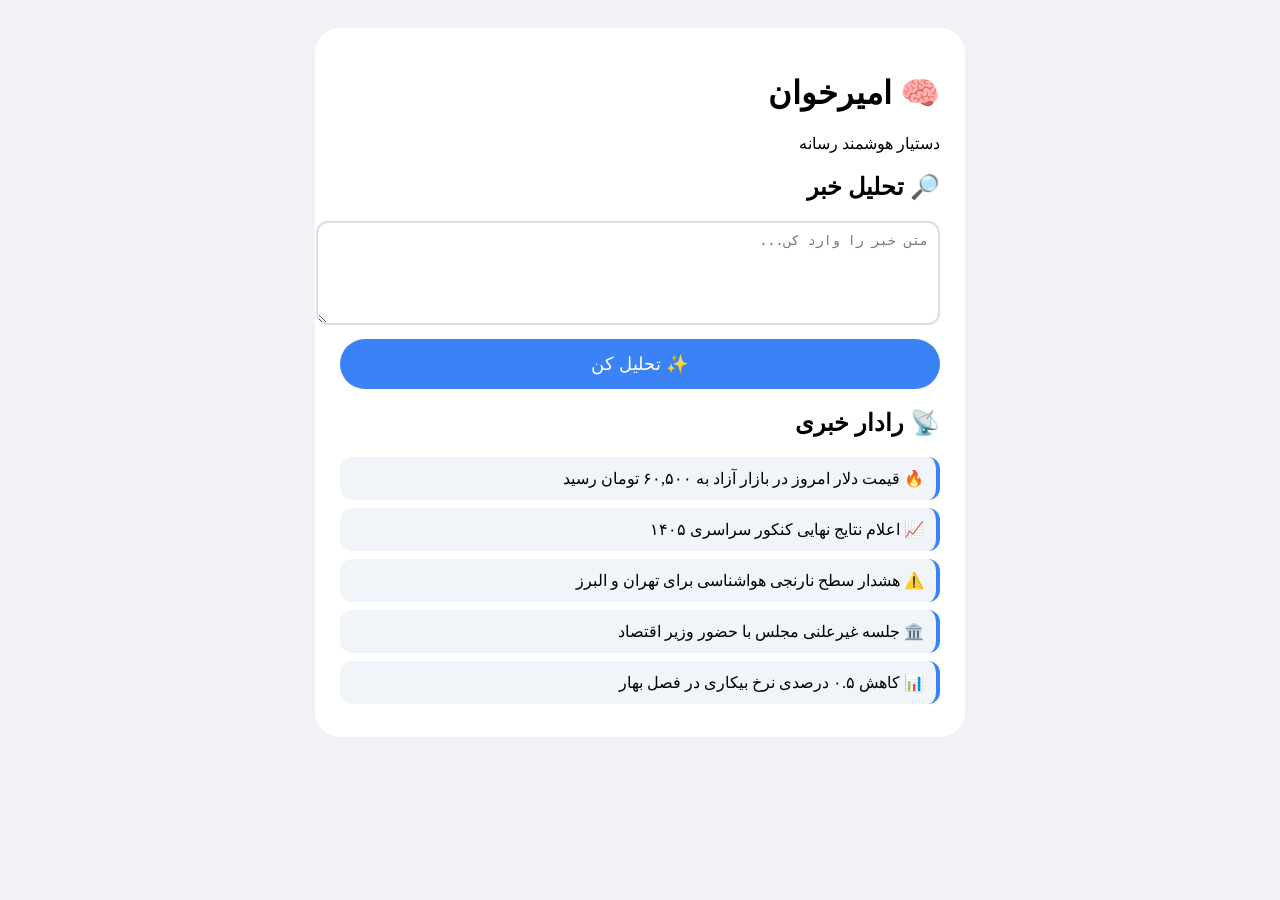
<file: main.html>
<!DOCTYPE html>
<html>
<head>
    <meta charset="UTF-8">
    <meta name="viewport" content="width=device-width, initial-scale=1.0">
    <title>امیرخوان</title>
    <style>
        body { font-family: Tahoma; background: #f0f2f5; padding: 20px; direction: rtl; }
        .box { max-width: 600px; margin: auto; background: white; padding: 25px; border-radius: 25px; }
        textarea { width: 100%; height: 80px; border-radius: 12px; border: 2px solid #ddd; padding: 10px; }
        button { width: 100%; padding: 14px; background: #3b82f6; color: white; border: none; border-radius: 30px; font-size: 18px; margin-top: 10px; cursor: pointer; }
        .news-item { background: #f1f5f9; padding: 12px; margin: 8px 0; border-radius: 12px; border-right: 4px solid #3b82f6; }
        #result { background: #f8fafc; padding: 15px; border-radius: 12px; margin-top: 15px; display: none; white-space: pre-wrap; }
    </style>
</head>
<body>
    <div class="box">
        <h1>🧠 امیرخوان</h1>
        <p>دستیار هوشمند رسانه</p>

        <h2>🔎 تحلیل خبر</h2>
        <textarea id="newsText" placeholder="متن خبر را وارد کن..."></textarea>
        <button id="analyzeBtn">✨ تحلیل کن</button>
        <div id="result"></div>

        <h2>📡 رادار خبری</h2>
        <div id="newsList">
            <div class="news-item">🔥 قیمت دلار امروز در بازار آزاد به ۶۰,۵۰۰ تومان رسید</div>
            <div class="news-item">📈 اعلام نتایج نهایی کنکور سراسری ۱۴۰۵</div>
            <div class="news-item">⚠️ هشدار سطح نارنجی هواشناسی برای تهران و البرز</div>
            <div class="news-item">🏛️ جلسه غیرعلنی مجلس با حضور وزیر اقتصاد</div>
            <div class="news-item">📊 کاهش ۰.۵ درصدی نرخ بیکاری در فصل بهار</div>
        </div>
    </div>

    <script>
        // دکمه تحلیل
        document.getElementById('analyzeBtn').addEventListener('click', function() {
            const text = document.getElementById('newsText').value.trim();
            const resultDiv = document.getElementById('result');

            if (text === '') {
                alert('⚠️ لطفاً یک متن برای تحلیل وارد کن.');
                return;
            }

            const words = text.split(' ');
            let analysis = `📊 تعداد کلمات: ${words.length}\n`;
            if (text.includes('دولت') || text.includes('سیاست')) analysis += '🏛️ محتوای سیاسی\n';
            if (text.includes('دلار') || text.includes('قیمت')) analysis += '💰 محتوای اقتصادی\n';

            resultDiv.style.display = 'block';
            resultDiv.textContent = analysis;
        });
    </script>
</body>
</html>
</file>
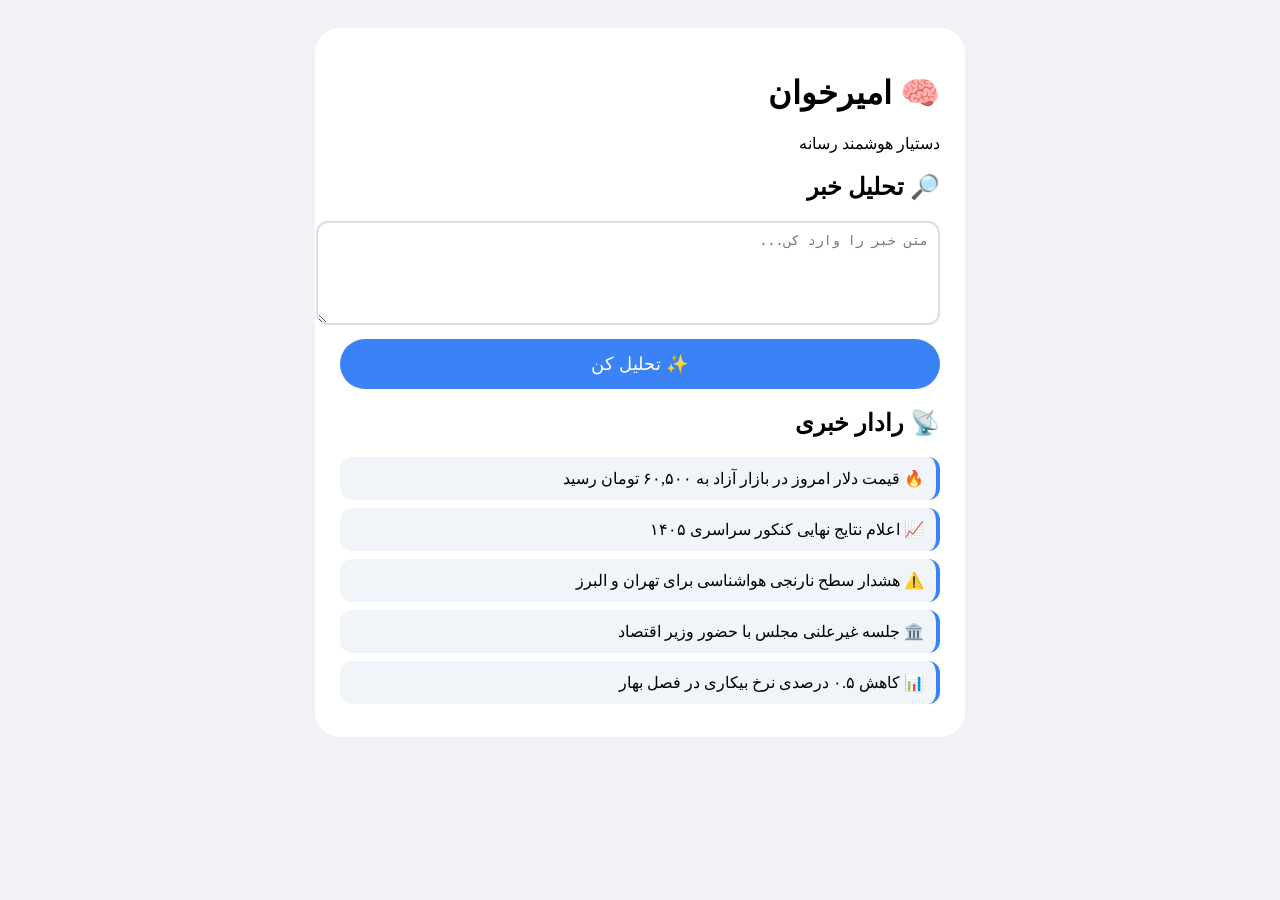
<file: news.html>
<!DOCTYPE html>
<html>
<head>
    <meta charset="UTF-8">
    <meta name="viewport" content="width=device-width, initial-scale=1.0">
    <title>امیرخوان</title>
    <style>
        body { font-family: Tahoma; background: #f0f2f5; padding: 20px; direction: rtl; }
        .box { max-width: 600px; margin: auto; background: white; padding: 25px; border-radius: 25px; }
        textarea { width: 100%; height: 80px; border-radius: 12px; border: 2px solid #ddd; padding: 10px; }
        button { width: 100%; padding: 14px; background: #3b82f6; color: white; border: none; border-radius: 30px; font-size: 18px; margin-top: 10px; }
        .news-item { background: #f1f5f9; padding: 12px; margin: 8px 0; border-radius: 12px; border-right: 4px solid #3b82f6; }
        #result { background: #f8fafc; padding: 15px; border-radius: 12px; margin-top: 15px; display: none; }
    </style>
</head>
<body>
    <div class="box">
        <h1>🧠 امیرخوان</h1>
        <p>دستیار هوشمند رسانه</p>

        <h2>🔎 تحلیل خبر</h2>
        <textarea id="newsText" placeholder="متن خبر را وارد کن..."></textarea>
        <button id="analyzeBtn">✨ تحلیل کن</button>
        <div id="result"></div>

        <h2>📡 رادار خبری</h2>
        <div id="newsList">
            <div class="news-item">🔥 قیمت دلار امروز در بازار آزاد به ۶۰,۵۰۰ تومان رسید</div>
            <div class="news-item">📈 اعلام نتایج نهایی کنکور سراسری ۱۴۰۵</div>
            <div class="news-item">⚠️ هشدار سطح نارنجی هواشناسی برای تهران و البرز</div>
            <div class="news-item">🏛️ جلسه غیرعلنی مجلس با حضور وزیر اقتصاد</div>
            <div class="news-item">📊 کاهش ۰.۵ درصدی نرخ بیکاری در فصل بهار</div>
        </div>
    </div>

    <script>
        // دکمه تحلیل
        document.getElementById('analyzeBtn').addEventListener('click', function() {
            const text = document.getElementById('newsText').value.trim();
            const resultDiv = document.getElementById('result');

            if (text === '') {
                alert('⚠️ لطفاً یک متن برای تحلیل وارد کن.');
                return;
            }

            const words = text.split(' ');
            let analysis = `📊 تعداد کلمات: ${words.length}\n`;
            if (text.includes('دولت') || text.includes('سیاست')) analysis += '🏛️ محتوای سیاسی\n';
            if (text.includes('دلار') || text.includes('قیمت')) analysis += '💰 محتوای اقتصادی\n';

            resultDiv.style.display = 'block';
            resultDiv.textContent = analysis;
        });
    </script>
</body>
</html>
</file>
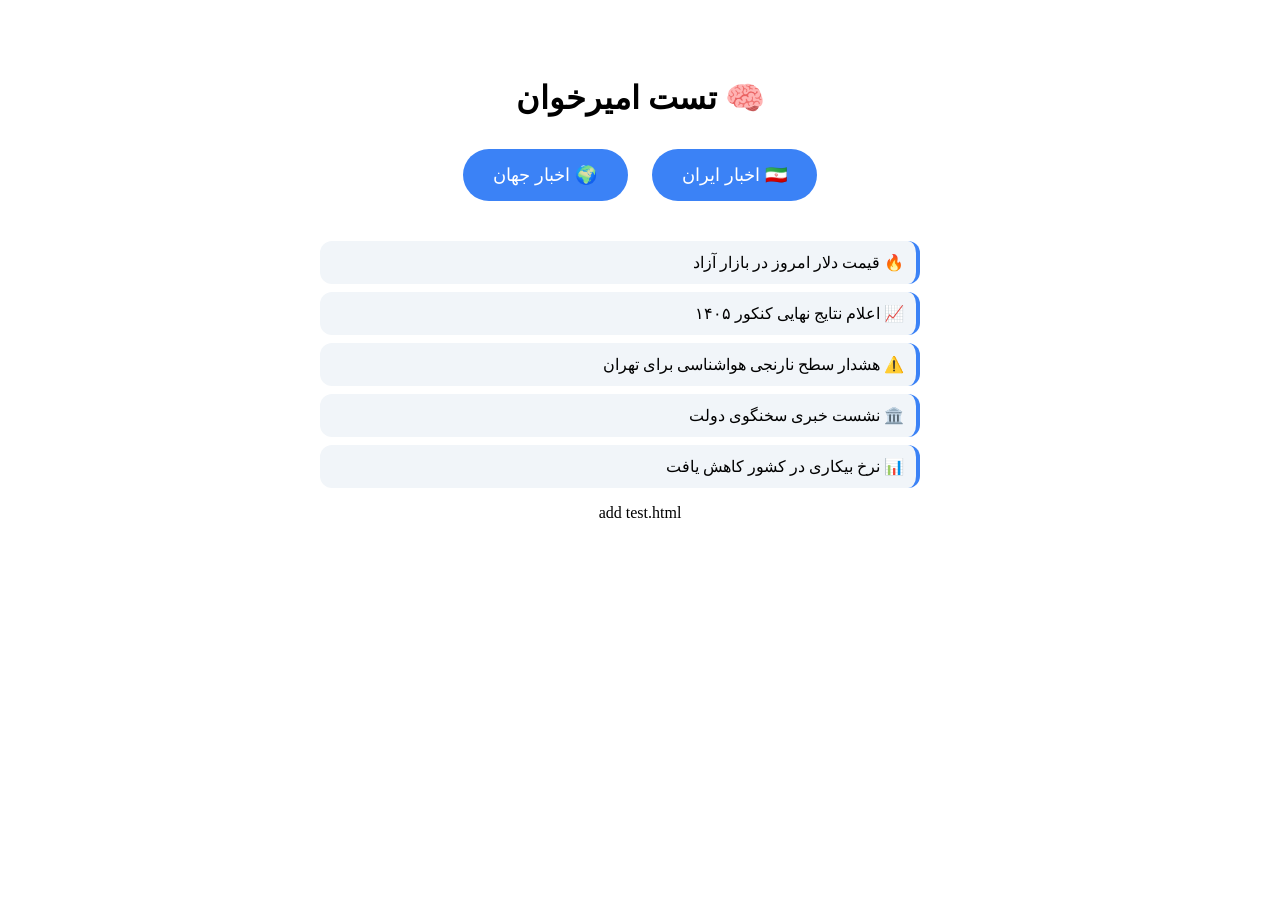
<file: test.html>
<!DOCTYPE html>
<html>
<head>
    <meta charset="UTF-8">
    <meta name="viewport" content="width=device-width, initial-scale=1.0">
    <title>تست امیرخوان</title>
    <style>
        body { font-family: Tahoma; text-align: center; padding: 50px; direction: rtl; }
        button { padding: 15px 30px; margin: 10px; font-size: 18px; border-radius: 30px; border: none; background: #3b82f6; color: white; cursor: pointer; }
        #news { margin-top: 30px; text-align: right; max-width: 600px; margin-left: auto; margin-right: auto; }
        #news li { background: #f1f5f9; padding: 12px; margin: 8px 0; border-radius: 12px; list-style: none; border-right: 4px solid #3b82f6; }
    </style>
</head>
<body>
    <h1>🧠 تست امیرخوان</h1>
    <div>
        <button id="iran-btn">🇮🇷 اخبار ایران</button>
        <button id="world-btn">🌍 اخبار جهان</button>
    </div>
    <ul id="news"></ul>

    <script>
        const newsData = {
            iran: [
                '🔥 قیمت دلار امروز در بازار آزاد',
                '📈 اعلام نتایج نهایی کنکور ۱۴۰۵',
                '⚠️ هشدار سطح نارنجی هواشناسی برای تهران',
                '🏛️ نشست خبری سخنگوی دولت',
                '📊 نرخ بیکاری در کشور کاهش یافت'
            ],
            world: [
                '🌍 نشست اضطراری شورای امنیت درباره غزه',
                '📈 افزایش قیمت نفت در بازارهای جهانی',
                '⚠️ هشدار سازمان بهداشت درباره آبله میمون',
                '🏛️ انتخابات ریاست‌جمهوری در فرانسه',
                '📊 گزارش جدید از وضعیت اقتصاد چین'
            ]
        };

        function showNews(category) {
            const ul = document.getElementById('news');
            const items = newsData[category];
            ul.innerHTML = items.map(item => `<li>${item}</li>`).join('');
        }

        document.getElementById('iran-btn').addEventListener('click', () => showNews('iran'));
        document.getElementById('world-btn').addEventListener('click', () => showNews('world'));

        // نمایش خودکار اخبار ایران هنگام بارگذاری
        showNews('iran');
    </script>
</body>
</html>
add test.html
</file>
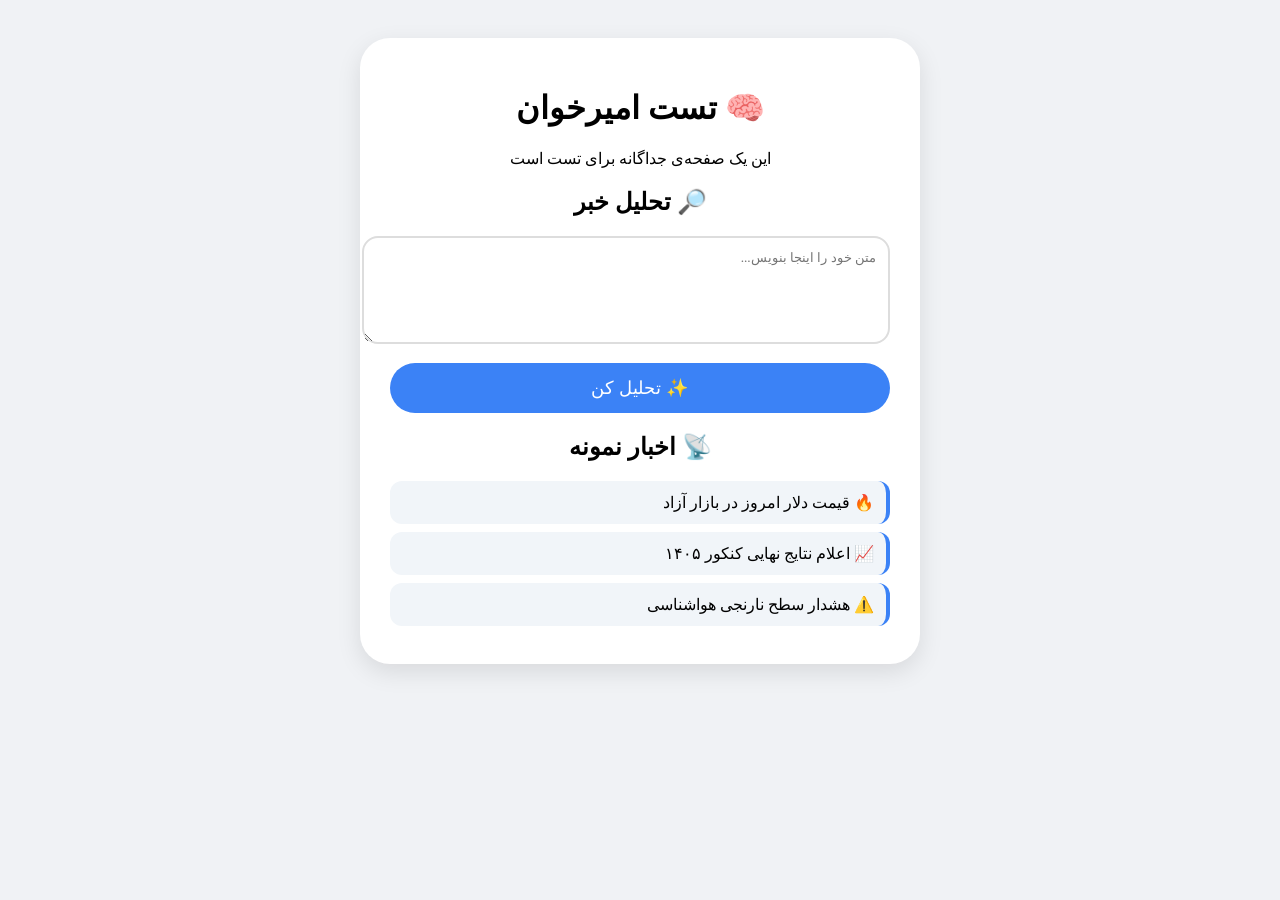
<file: test1.html>
<!DOCTYPE html>
<html>
<head>
    <meta charset="UTF-8">
    <meta name="viewport" content="width=device-width, initial-scale=1.0">
    <title>تست امیرخوان</title>
    <style>
        body { font-family: Tahoma; text-align: center; padding: 30px; direction: rtl; background: #f0f2f5; }
        .box { background: white; max-width: 500px; margin: auto; padding: 30px; border-radius: 30px; box-shadow: 0 8px 24px rgba(0,0,0,0.1); }
        textarea { width: 100%; height: 80px; border-radius: 16px; border: 2px solid #ddd; padding: 12px; font-family: inherit; }
        button { margin-top: 15px; padding: 14px 40px; background: #3b82f6; color: white; border: none; border-radius: 30px; font-size: 18px; cursor: pointer; width: 100%; }
        .news-item { background: #f1f5f9; padding: 12px; margin: 8px 0; border-radius: 12px; border-right: 4px solid #3b82f6; text-align: right; }
        #result { background: #f8fafc; padding: 15px; border-radius: 16px; margin-top: 15px; display: none; white-space: pre-wrap; text-align: right; }
    </style>
</head>
<body>
    <div class="box">
        <h1>🧠 تست امیرخوان</h1>
        <p>این یک صفحه‌ی جداگانه برای تست است</p>

        <h2>🔎 تحلیل خبر</h2>
        <textarea id="newsText" placeholder="متن خود را اینجا بنویس..."></textarea>
        <button id="analyzeBtn">✨ تحلیل کن</button>
        <div id="result"></div>

        <h2>📡 اخبار نمونه</h2>
        <div id="newsList">
            <div class="news-item">🔥 قیمت دلار امروز در بازار آزاد</div>
            <div class="news-item">📈 اعلام نتایج نهایی کنکور ۱۴۰۵</div>
            <div class="news-item">⚠️ هشدار سطح نارنجی هواشناسی</div>
        </div>
    </div>

    <script>
        // دکمه تحلیل
        document.getElementById('analyzeBtn').addEventListener('click', function() {
            const text = document.getElementById('newsText').value.trim();
            const resultDiv = document.getElementById('result');

            if (text === '') {
                alert('⚠️ لطفاً یک متن وارد کن.');
                return;
            }

            const words = text.split(' ');
            let analysis = `📊 تعداد کلمات: ${words.length}\n`;
            if (text.includes('دولت') || text.includes('سیاست')) analysis += '🏛️ محتوای سیاسی\n';
            if (text.includes('دلار') || text.includes('قیمت')) analysis += '💰 محتوای اقتصادی\n';

            resultDiv.style.display = 'block';
            resultDiv.textContent = analysis;
        });
    </script>
</body>
</html>
</file>
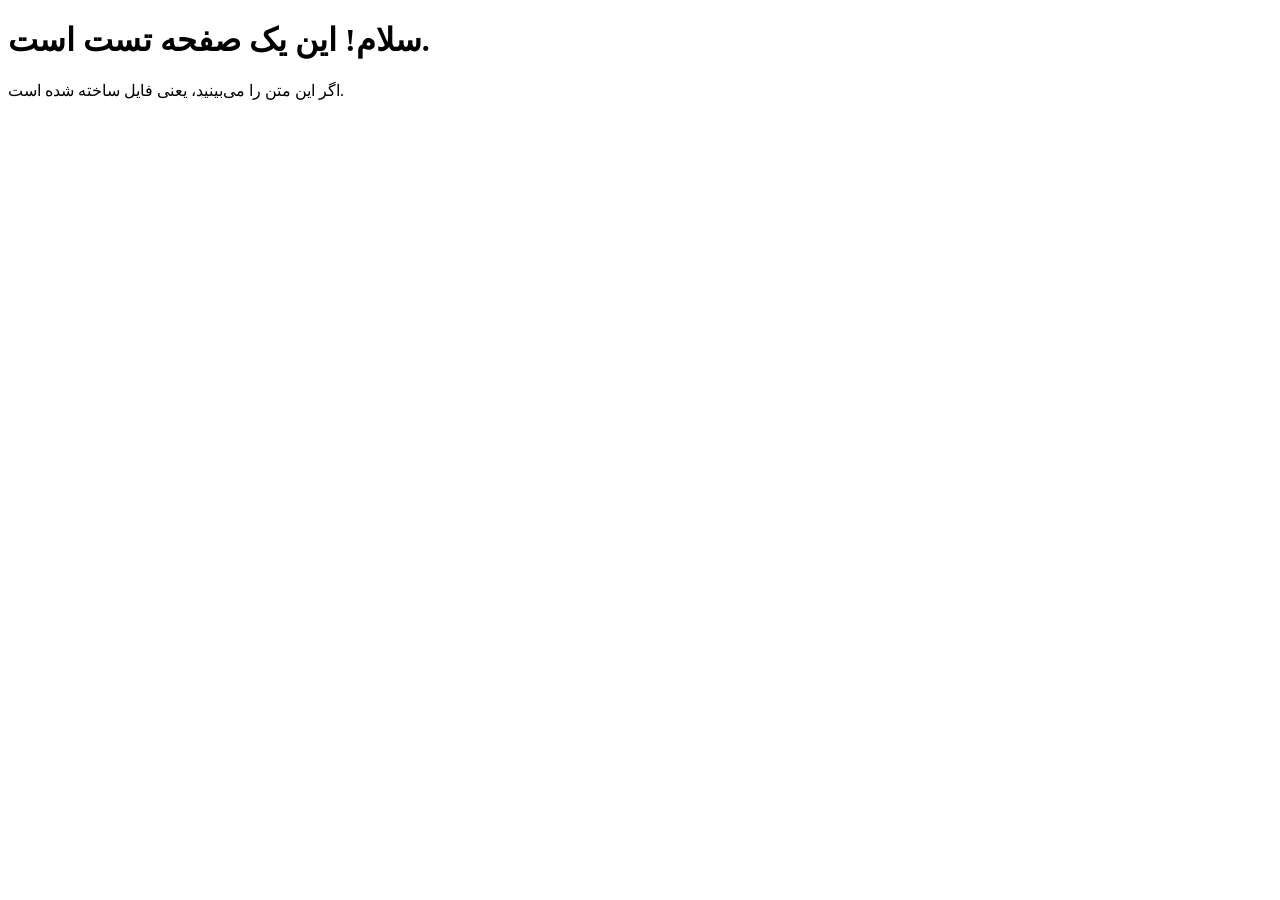
<file: test2.html>
<!DOCTYPE html>
<html>
<head><meta charset="UTF-8"><title>تست</title></head>
<body>
    <h1>سلام! این یک صفحه تست است.</h1>
    <p>اگر این متن را می‌بینید، یعنی فایل ساخته شده است.</p>
</body>
</html>
</file>
